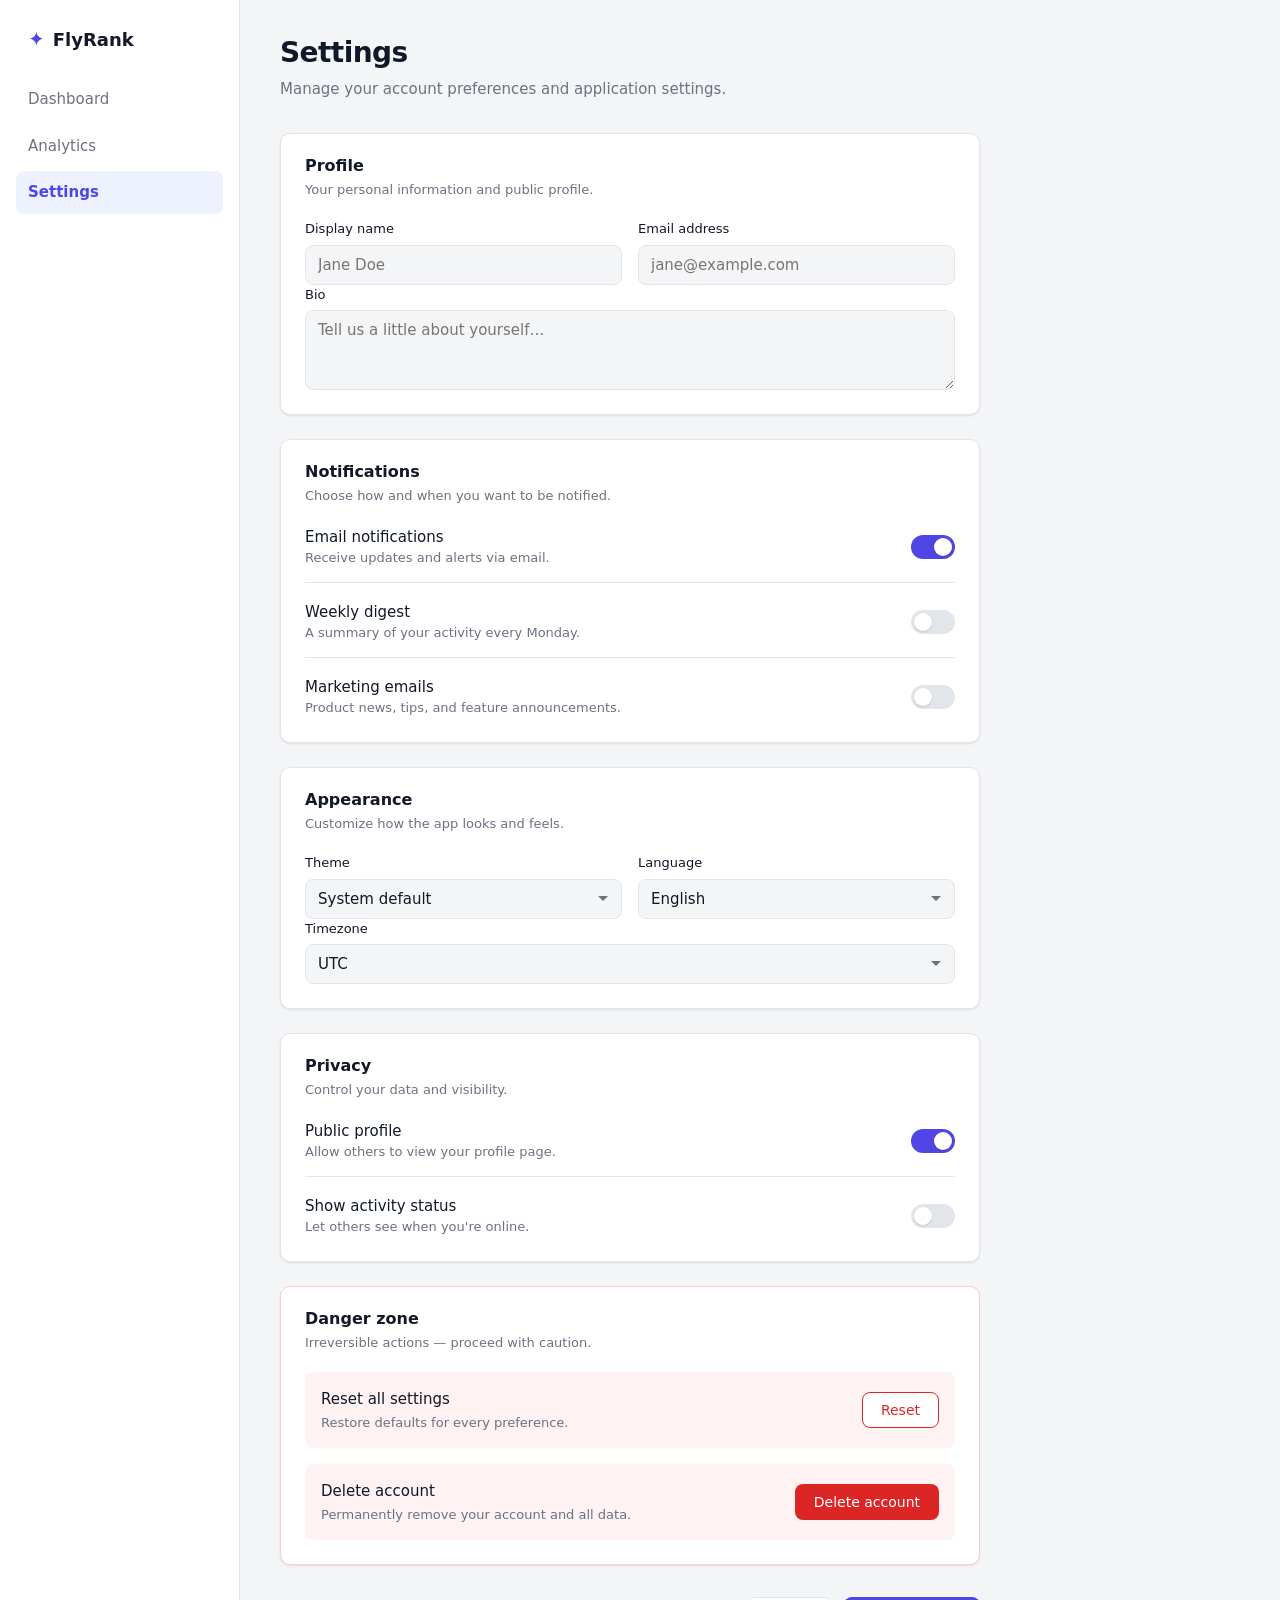
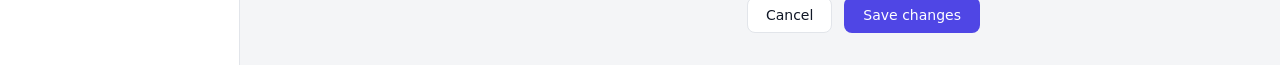
<file: index.html>
<!DOCTYPE html>
<html lang="en">
<head>
  <meta charset="UTF-8">
  <meta name="viewport" content="width=device-width, initial-scale=1.0">
  <title>Settings — FlyRank</title>
  <link rel="stylesheet" href="styles.css">
</head>
<body>
  <div class="app">
    <aside class="sidebar">
      <div class="brand">
        <span class="brand-icon">✦</span>
        <span class="brand-name">FlyRank</span>
      </div>
      <nav class="sidebar-nav">
        <a href="#" class="nav-item">Dashboard</a>
        <a href="#" class="nav-item">Analytics</a>
        <a href="#" class="nav-item active">Settings</a>
      </nav>
    </aside>

    <main class="main">
      <header class="page-header">
        <div>
          <h1>Settings</h1>
          <p class="subtitle">Manage your account preferences and application settings.</p>
        </div>
      </header>

      <form id="settings-form" class="settings-form" novalidate>
        <!-- Profile -->
        <section class="settings-section">
          <div class="section-header">
            <h2>Profile</h2>
            <p>Your personal information and public profile.</p>
          </div>
          <div class="section-body">
            <div class="field-row">
              <div class="field">
                <label for="display-name">Display name</label>
                <input type="text" id="display-name" name="displayName" placeholder="Jane Doe" autocomplete="name">
              </div>
              <div class="field">
                <label for="email">Email address</label>
                <input type="email" id="email" name="email" placeholder="jane@example.com" autocomplete="email">
              </div>
            </div>
            <div class="field">
              <label for="bio">Bio</label>
              <textarea id="bio" name="bio" rows="3" placeholder="Tell us a little about yourself…"></textarea>
            </div>
          </div>
        </section>

        <!-- Notifications -->
        <section class="settings-section">
          <div class="section-header">
            <h2>Notifications</h2>
            <p>Choose how and when you want to be notified.</p>
          </div>
          <div class="section-body">
            <div class="toggle-list">
              <label class="toggle-item">
                <div class="toggle-info">
                  <span class="toggle-label">Email notifications</span>
                  <span class="toggle-desc">Receive updates and alerts via email.</span>
                </div>
                <input type="checkbox" name="emailNotifications" class="toggle-input">
                <span class="toggle-switch" aria-hidden="true"></span>
              </label>
              <label class="toggle-item">
                <div class="toggle-info">
                  <span class="toggle-label">Weekly digest</span>
                  <span class="toggle-desc">A summary of your activity every Monday.</span>
                </div>
                <input type="checkbox" name="weeklyDigest" class="toggle-input">
                <span class="toggle-switch" aria-hidden="true"></span>
              </label>
              <label class="toggle-item">
                <div class="toggle-info">
                  <span class="toggle-label">Marketing emails</span>
                  <span class="toggle-desc">Product news, tips, and feature announcements.</span>
                </div>
                <input type="checkbox" name="marketingEmails" class="toggle-input">
                <span class="toggle-switch" aria-hidden="true"></span>
              </label>
            </div>
          </div>
        </section>

        <!-- Appearance -->
        <section class="settings-section">
          <div class="section-header">
            <h2>Appearance</h2>
            <p>Customize how the app looks and feels.</p>
          </div>
          <div class="section-body">
            <div class="field-row">
              <div class="field">
                <label for="theme">Theme</label>
                <select id="theme" name="theme">
                  <option value="system">System default</option>
                  <option value="light">Light</option>
                  <option value="dark">Dark</option>
                </select>
              </div>
              <div class="field">
                <label for="language">Language</label>
                <select id="language" name="language">
                  <option value="en">English</option>
                  <option value="es">Español</option>
                  <option value="fr">Français</option>
                  <option value="de">Deutsch</option>
                </select>
              </div>
            </div>
            <div class="field">
              <label for="timezone">Timezone</label>
              <select id="timezone" name="timezone">
                <option value="UTC">UTC</option>
                <option value="America/New_York">Eastern Time (ET)</option>
                <option value="America/Chicago">Central Time (CT)</option>
                <option value="America/Denver">Mountain Time (MT)</option>
                <option value="America/Los_Angeles">Pacific Time (PT)</option>
                <option value="Asia/Karachi">Pakistan Standard Time (PKT)</option>
              </select>
            </div>
          </div>
        </section>

        <!-- Privacy -->
        <section class="settings-section">
          <div class="section-header">
            <h2>Privacy</h2>
            <p>Control your data and visibility.</p>
          </div>
          <div class="section-body">
            <div class="toggle-list">
              <label class="toggle-item">
                <div class="toggle-info">
                  <span class="toggle-label">Public profile</span>
                  <span class="toggle-desc">Allow others to view your profile page.</span>
                </div>
                <input type="checkbox" name="publicProfile" class="toggle-input">
                <span class="toggle-switch" aria-hidden="true"></span>
              </label>
              <label class="toggle-item">
                <div class="toggle-info">
                  <span class="toggle-label">Show activity status</span>
                  <span class="toggle-desc">Let others see when you're online.</span>
                </div>
                <input type="checkbox" name="showActivity" class="toggle-input">
                <span class="toggle-switch" aria-hidden="true"></span>
              </label>
            </div>
          </div>
        </section>

        <!-- Danger zone -->
        <section class="settings-section danger">
          <div class="section-header">
            <h2>Danger zone</h2>
            <p>Irreversible actions — proceed with caution.</p>
          </div>
          <div class="section-body">
            <div class="danger-actions">
              <div class="danger-item">
                <div>
                  <span class="danger-label">Reset all settings</span>
                  <span class="danger-desc">Restore defaults for every preference.</span>
                </div>
                <button type="button" id="reset-btn" class="btn btn-outline-danger">Reset</button>
              </div>
              <div class="danger-item">
                <div>
                  <span class="danger-label">Delete account</span>
                  <span class="danger-desc">Permanently remove your account and all data.</span>
                </div>
                <button type="button" id="delete-btn" class="btn btn-danger">Delete account</button>
              </div>
            </div>
          </div>
        </section>

        <footer class="form-footer">
          <p id="status-message" class="status-message" role="status" aria-live="polite"></p>
          <div class="form-actions">
            <button type="button" id="cancel-btn" class="btn btn-secondary">Cancel</button>
            <button type="submit" class="btn btn-primary">Save changes</button>
          </div>
        </footer>
      </form>
    </main>
  </div>

  <script src="script.js"></script>
</body>
</html>
</file>
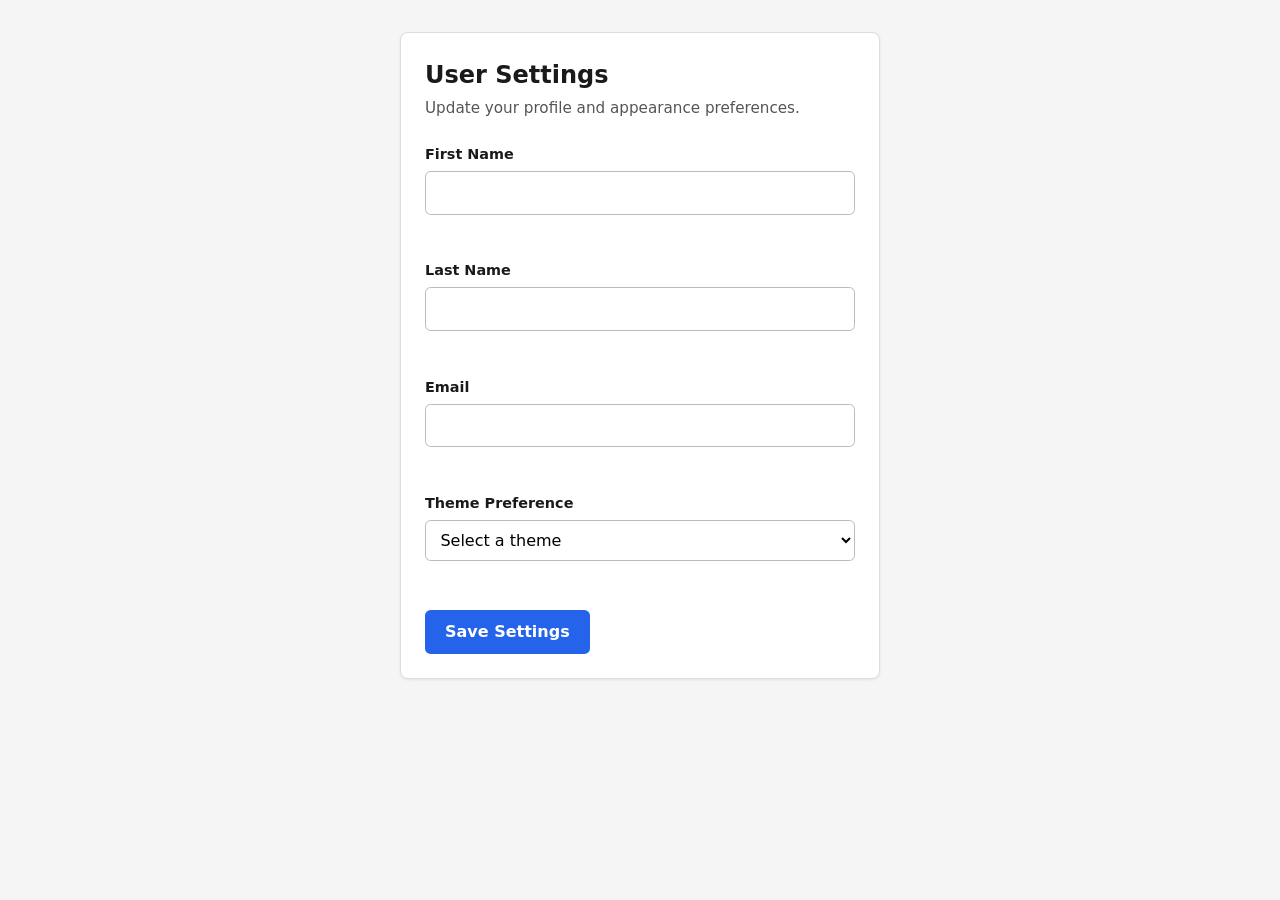
<file: settings-form/index.html>
<!DOCTYPE html>
<html lang="en">
  <head>
    <meta charset="UTF-8" />
    <meta name="viewport" content="width=device-width, initial-scale=1.0" />
    <title>User Settings</title>
    <link rel="stylesheet" href="css/styles.css" />
  </head>
  <body>
    <main class="page">
      <section class="card" aria-labelledby="settings-heading">
        <h1 id="settings-heading">User Settings</h1>
        <p class="subtitle">Update your profile and appearance preferences.</p>

        <div
          id="form-status"
          class="form-status"
          role="status"
          aria-live="polite"
          aria-atomic="true"
        ></div>

        <form id="settings-form" novalidate>
          <div class="form-field">
            <label for="first-name">First Name</label>
            <input
              type="text"
              id="first-name"
              name="firstName"
              autocomplete="given-name"
              required
              aria-describedby="first-name-error"
              aria-invalid="false"
            />
            <p id="first-name-error" class="field-error" role="alert" aria-live="polite"></p>
          </div>

          <div class="form-field">
            <label for="last-name">Last Name</label>
            <input
              type="text"
              id="last-name"
              name="lastName"
              autocomplete="family-name"
              required
              aria-describedby="last-name-error"
              aria-invalid="false"
            />
            <p id="last-name-error" class="field-error" role="alert" aria-live="polite"></p>
          </div>

          <div class="form-field">
            <label for="email">Email</label>
            <input
              type="email"
              id="email"
              name="email"
              autocomplete="email"
              required
              aria-describedby="email-error"
              aria-invalid="false"
            />
            <p id="email-error" class="field-error" role="alert" aria-live="polite"></p>
          </div>

          <div class="form-field">
            <label for="theme">Theme Preference</label>
            <select
              id="theme"
              name="theme"
              required
              aria-describedby="theme-error"
              aria-invalid="false"
            >
              <option value="">Select a theme</option>
              <option value="system">System</option>
              <option value="light">Light</option>
              <option value="dark">Dark</option>
            </select>
            <p id="theme-error" class="field-error" role="alert" aria-live="polite"></p>
          </div>

          <div class="form-actions">
            <button type="submit">Save Settings</button>
          </div>
        </form>
      </section>
    </main>

    <script src="js/validation.js"></script>
    <script src="js/app.js"></script>
  </body>
</html>
</file>
<file: styles.css>
*,
*::before,
*::after {
  box-sizing: border-box;
  margin: 0;
  padding: 0;
}

:root {
  --bg: #f4f5f7;
  --surface: #ffffff;
  --border: #e2e5ea;
  --text: #111827;
  --text-muted: #6b7280;
  --primary: #4f46e5;
  --primary-hover: #4338ca;
  --primary-light: #eef2ff;
  --danger: #dc2626;
  --danger-hover: #b91c1c;
  --danger-bg: #fef2f2;
  --success: #059669;
  --radius: 10px;
  --shadow: 0 1px 3px rgba(0, 0, 0, 0.06), 0 1px 2px rgba(0, 0, 0, 0.04);
  --sidebar-width: 240px;
  --font: "Segoe UI", system-ui, -apple-system, sans-serif;
}

@media (prefers-color-scheme: dark) {
  :root:not([data-theme="light"]) {
    --bg: #0f1117;
    --surface: #1a1d27;
    --border: #2d3140;
    --text: #f3f4f6;
    --text-muted: #9ca3af;
    --primary-light: #1e1b4b;
    --danger-bg: #2d1515;
    --shadow: 0 1px 3px rgba(0, 0, 0, 0.3);
  }
}

:root[data-theme="dark"] {
  --bg: #0f1117;
  --surface: #1a1d27;
  --border: #2d3140;
  --text: #f3f4f6;
  --text-muted: #9ca3af;
  --primary-light: #1e1b4b;
  --danger-bg: #2d1515;
  --shadow: 0 1px 3px rgba(0, 0, 0, 0.3);
}

body {
  font-family: var(--font);
  background: var(--bg);
  color: var(--text);
  line-height: 1.5;
  min-height: 100vh;
}

.app {
  display: flex;
  min-height: 100vh;
}

/* Sidebar */
.sidebar {
  width: var(--sidebar-width);
  background: var(--surface);
  border-right: 1px solid var(--border);
  padding: 1.5rem 1rem;
  flex-shrink: 0;
}

.brand {
  display: flex;
  align-items: center;
  gap: 0.5rem;
  padding: 0 0.75rem 1.5rem;
  font-weight: 700;
  font-size: 1.125rem;
}

.brand-icon {
  color: var(--primary);
  font-size: 1.25rem;
}

.sidebar-nav {
  display: flex;
  flex-direction: column;
  gap: 0.25rem;
}

.nav-item {
  display: block;
  padding: 0.625rem 0.75rem;
  border-radius: 8px;
  color: var(--text-muted);
  text-decoration: none;
  font-size: 0.9375rem;
  transition: background 0.15s, color 0.15s;
}

.nav-item:hover {
  background: var(--bg);
  color: var(--text);
}

.nav-item.active {
  background: var(--primary-light);
  color: var(--primary);
  font-weight: 600;
}

/* Main content */
.main {
  flex: 1;
  padding: 2rem 2.5rem;
  max-width: 780px;
}

.page-header {
  margin-bottom: 2rem;
}

.page-header h1 {
  font-size: 1.75rem;
  font-weight: 700;
  letter-spacing: -0.02em;
}

.subtitle {
  color: var(--text-muted);
  margin-top: 0.25rem;
  font-size: 0.9375rem;
}

/* Settings sections */
.settings-form {
  display: flex;
  flex-direction: column;
  gap: 1.5rem;
}

.settings-section {
  background: var(--surface);
  border: 1px solid var(--border);
  border-radius: var(--radius);
  box-shadow: var(--shadow);
  overflow: hidden;
}

.settings-section.danger {
  border-color: #fecaca;
}

:root[data-theme="dark"] .settings-section.danger {
  border-color: #7f1d1d;
}

@media (prefers-color-scheme: dark) {
  :root:not([data-theme="light"]) .settings-section.danger {
    border-color: #7f1d1d;
  }
}

.section-header {
  padding: 1.25rem 1.5rem 0;
}

.section-header h2 {
  font-size: 1rem;
  font-weight: 600;
}

.section-header p {
  color: var(--text-muted);
  font-size: 0.8125rem;
  margin-top: 0.125rem;
}

.section-body {
  padding: 1.25rem 1.5rem 1.5rem;
}

/* Form fields */
.field-row {
  display: grid;
  grid-template-columns: 1fr 1fr;
  gap: 1rem;
}

.field {
  display: flex;
  flex-direction: column;
  gap: 0.375rem;
  margin-bottom: 1rem;
}

.field:last-child {
  margin-bottom: 0;
}

.field-row .field {
  margin-bottom: 0;
}

label {
  font-size: 0.8125rem;
  font-weight: 500;
  color: var(--text);
}

input[type="text"],
input[type="email"],
textarea,
select {
  width: 100%;
  padding: 0.625rem 0.75rem;
  border: 1px solid var(--border);
  border-radius: 8px;
  background: var(--bg);
  color: var(--text);
  font-family: inherit;
  font-size: 0.9375rem;
  transition: border-color 0.15s, box-shadow 0.15s;
}

input:focus,
textarea:focus,
select:focus {
  outline: none;
  border-color: var(--primary);
  box-shadow: 0 0 0 3px rgba(79, 70, 229, 0.15);
}

input.invalid,
textarea.invalid {
  border-color: var(--danger);
  box-shadow: 0 0 0 3px rgba(220, 38, 38, 0.12);
}

textarea {
  resize: vertical;
  min-height: 80px;
}

select {
  cursor: pointer;
  appearance: none;
  background-image: url("data:image/svg+xml,%3Csvg xmlns='http://www.w3.org/2000/svg' width='12' height='12' viewBox='0 0 12 12'%3E%3Cpath fill='%236b7280' d='M6 8L1 3h10z'/%3E%3C/svg%3E");
  background-repeat: no-repeat;
  background-position: right 0.75rem center;
  padding-right: 2rem;
}

/* Toggle switches */
.toggle-list {
  display: flex;
  flex-direction: column;
  gap: 0.25rem;
}

.toggle-item {
  display: flex;
  align-items: center;
  justify-content: space-between;
  gap: 1rem;
  padding: 0.875rem 0;
  cursor: pointer;
  border-bottom: 1px solid var(--border);
}

.toggle-item:last-child {
  border-bottom: none;
  padding-bottom: 0;
}

.toggle-item:first-child {
  padding-top: 0;
}

.toggle-info {
  display: flex;
  flex-direction: column;
}

.toggle-label {
  font-size: 0.9375rem;
  font-weight: 500;
}

.toggle-desc {
  font-size: 0.8125rem;
  color: var(--text-muted);
}

.toggle-input {
  position: absolute;
  opacity: 0;
  width: 0;
  height: 0;
}

.toggle-switch {
  position: relative;
  width: 44px;
  height: 24px;
  background: var(--border);
  border-radius: 12px;
  flex-shrink: 0;
  transition: background 0.2s;
}

.toggle-switch::after {
  content: "";
  position: absolute;
  top: 3px;
  left: 3px;
  width: 18px;
  height: 18px;
  background: #fff;
  border-radius: 50%;
  transition: transform 0.2s;
  box-shadow: 0 1px 2px rgba(0, 0, 0, 0.15);
}

.toggle-input:checked + .toggle-switch {
  background: var(--primary);
}

.toggle-input:checked + .toggle-switch::after {
  transform: translateX(20px);
}

.toggle-input:focus-visible + .toggle-switch {
  outline: 2px solid var(--primary);
  outline-offset: 2px;
}

/* Danger zone */
.danger-actions {
  display: flex;
  flex-direction: column;
  gap: 1rem;
}

.danger-item {
  display: flex;
  align-items: center;
  justify-content: space-between;
  gap: 1rem;
  padding: 1rem;
  background: var(--danger-bg);
  border-radius: 8px;
}

.danger-label {
  display: block;
  font-weight: 500;
  font-size: 0.9375rem;
}

.danger-desc {
  display: block;
  font-size: 0.8125rem;
  color: var(--text-muted);
  margin-top: 0.125rem;
}

/* Buttons */
.btn {
  display: inline-flex;
  align-items: center;
  justify-content: center;
  padding: 0.5625rem 1.125rem;
  border-radius: 8px;
  font-family: inherit;
  font-size: 0.875rem;
  font-weight: 500;
  cursor: pointer;
  border: 1px solid transparent;
  transition: background 0.15s, border-color 0.15s, color 0.15s;
  white-space: nowrap;
}

.btn-primary {
  background: var(--primary);
  color: #fff;
}

.btn-primary:hover {
  background: var(--primary-hover);
}

.btn-secondary {
  background: var(--surface);
  color: var(--text);
  border-color: var(--border);
}

.btn-secondary:hover {
  background: var(--bg);
}

.btn-outline-danger {
  background: var(--surface);
  color: var(--danger);
  border-color: var(--danger);
}

.btn-outline-danger:hover {
  background: var(--danger-bg);
}

.btn-danger {
  background: var(--danger);
  color: #fff;
}

.btn-danger:hover {
  background: var(--danger-hover);
}

/* Form footer */
.form-footer {
  display: flex;
  align-items: center;
  justify-content: space-between;
  padding-top: 0.5rem;
}

.form-actions {
  display: flex;
  gap: 0.75rem;
}

.status-message {
  font-size: 0.875rem;
  color: var(--text-muted);
  transition: color 0.2s;
}

.status-message.success {
  color: var(--success);
}

.status-message.error {
  color: var(--danger);
}

/* Responsive */
@media (max-width: 768px) {
  .app {
    flex-direction: column;
  }

  .sidebar {
    width: 100%;
    border-right: none;
    border-bottom: 1px solid var(--border);
    padding: 1rem;
  }

  .sidebar-nav {
    flex-direction: row;
    overflow-x: auto;
  }

  .main {
    padding: 1.5rem 1rem;
  }

  .field-row {
    grid-template-columns: 1fr;
  }

  .form-footer {
    flex-direction: column-reverse;
    gap: 1rem;
    align-items: stretch;
  }

  .form-actions {
    justify-content: stretch;
  }

  .form-actions .btn {
    flex: 1;
  }

  .danger-item {
    flex-direction: column;
    align-items: flex-start;
  }
}
</file>
<file: settings-form/css/styles.css>
*,
*::before,
*::after {
  box-sizing: border-box;
}

body {
  margin: 0;
  font-family: system-ui, -apple-system, 'Segoe UI', Roboto, sans-serif;
  line-height: 1.5;
  color: #1a1a1a;
  background: #f5f5f5;
}

.page {
  max-width: 32rem;
  margin: 2rem auto;
  padding: 0 1rem;
}

.card {
  background: #fff;
  border: 1px solid #ddd;
  border-radius: 0.5rem;
  padding: 1.5rem;
  box-shadow: 0 1px 3px rgba(0, 0, 0, 0.08);
}

h1 {
  margin: 0 0 0.25rem;
  font-size: 1.5rem;
}

.subtitle {
  margin: 0 0 1.5rem;
  color: #555;
  font-size: 0.95rem;
}

.form-field {
  margin-bottom: 1.25rem;
}

label {
  display: block;
  margin-bottom: 0.35rem;
  font-weight: 600;
  font-size: 0.9rem;
}

input,
select {
  width: 100%;
  padding: 0.55rem 0.65rem;
  border: 1px solid #bbb;
  border-radius: 0.35rem;
  font: inherit;
  background: #fff;
}

input:focus,
select:focus {
  outline: 2px solid #2563eb;
  outline-offset: 1px;
  border-color: #2563eb;
}

input[aria-invalid='true'],
select[aria-invalid='true'] {
  border-color: #b91c1c;
}

.field-error {
  min-height: 1.25rem;
  margin: 0.35rem 0 0;
  font-size: 0.85rem;
  color: #b91c1c;
}

.form-status {
  min-height: 1.25rem;
  margin-bottom: 1rem;
  font-size: 0.9rem;
  font-weight: 600;
}

.form-status:empty {
  display: none;
}

.form-actions {
  margin-top: 1.5rem;
}

button[type='submit'] {
  padding: 0.6rem 1.25rem;
  border: none;
  border-radius: 0.35rem;
  background: #2563eb;
  color: #fff;
  font: inherit;
  font-weight: 600;
  cursor: pointer;
}

button[type='submit']:hover {
  background: #1d4ed8;
}

button[type='submit']:focus-visible {
  outline: 2px solid #2563eb;
  outline-offset: 2px;
}

@media (prefers-color-scheme: dark) {
  body {
    color: #e5e5e5;
    background: #111;
  }

  .card {
    background: #1c1c1c;
    border-color: #333;
  }

  .subtitle {
    color: #aaa;
  }

  input,
  select {
    background: #111;
    border-color: #444;
    color: #e5e5e5;
  }
}
</file>
